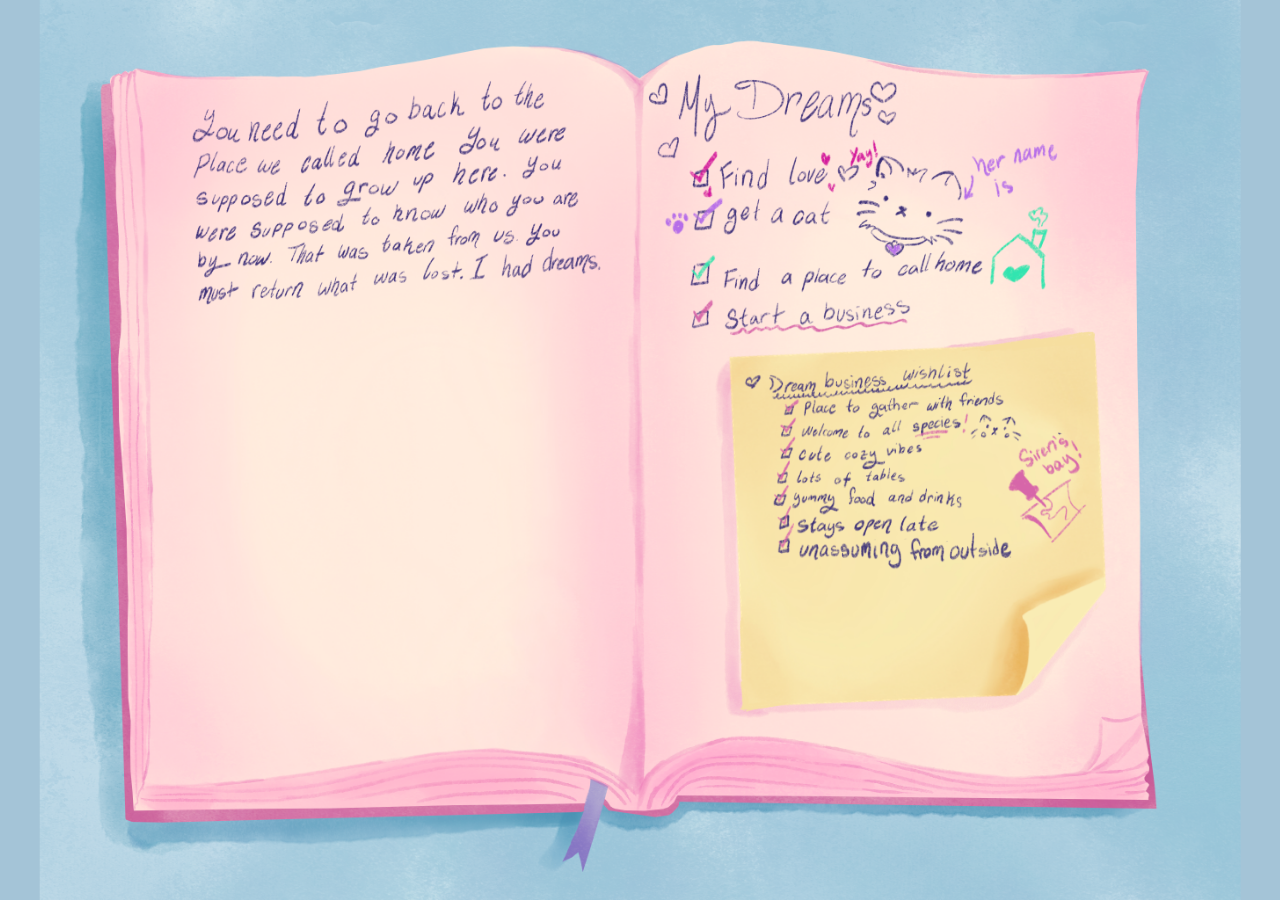
<file: index.html>
<!DOCTYPE html>
<html>
    <head>
        <title>MyJournal</title>
        <link href="./notebook/notebook.css" rel="stylesheet" type="text/css" />
        <script src="./notebook/notebook.js" defer></script>
    </head>
    <body>
        <div class="notebook">
            <img class="journalbackground" src="./notebook/Images/journalbackground.PNG" >
            <a href="https://google.com">
                <img class="postit" src="./notebook/Images/postit.PNG" >
            </a>
        </div>
    </body>
</html>
</file>
<file: notebook/notebook.css>
.notebook {
    position: fixed;
    top: 50%;
    left: 50%;
    transform: translate(-50%, -50%);
    aspect-ratio: 2732 / 2048;
    width: min(100vw, calc(100vh * 2732 / 2048));
}
.postit {
    position: absolute;
    width: 35%; /* shoould be relative to the journal size i think */
    left: 55%; /* distance from journal */
    top: 35%;
}

body {
    margin: 0;
    background-color: #A4C4D7;
}

.journalbackground {
    display: block;
    width: 100%;
    height: 100%;
  }
</file>
